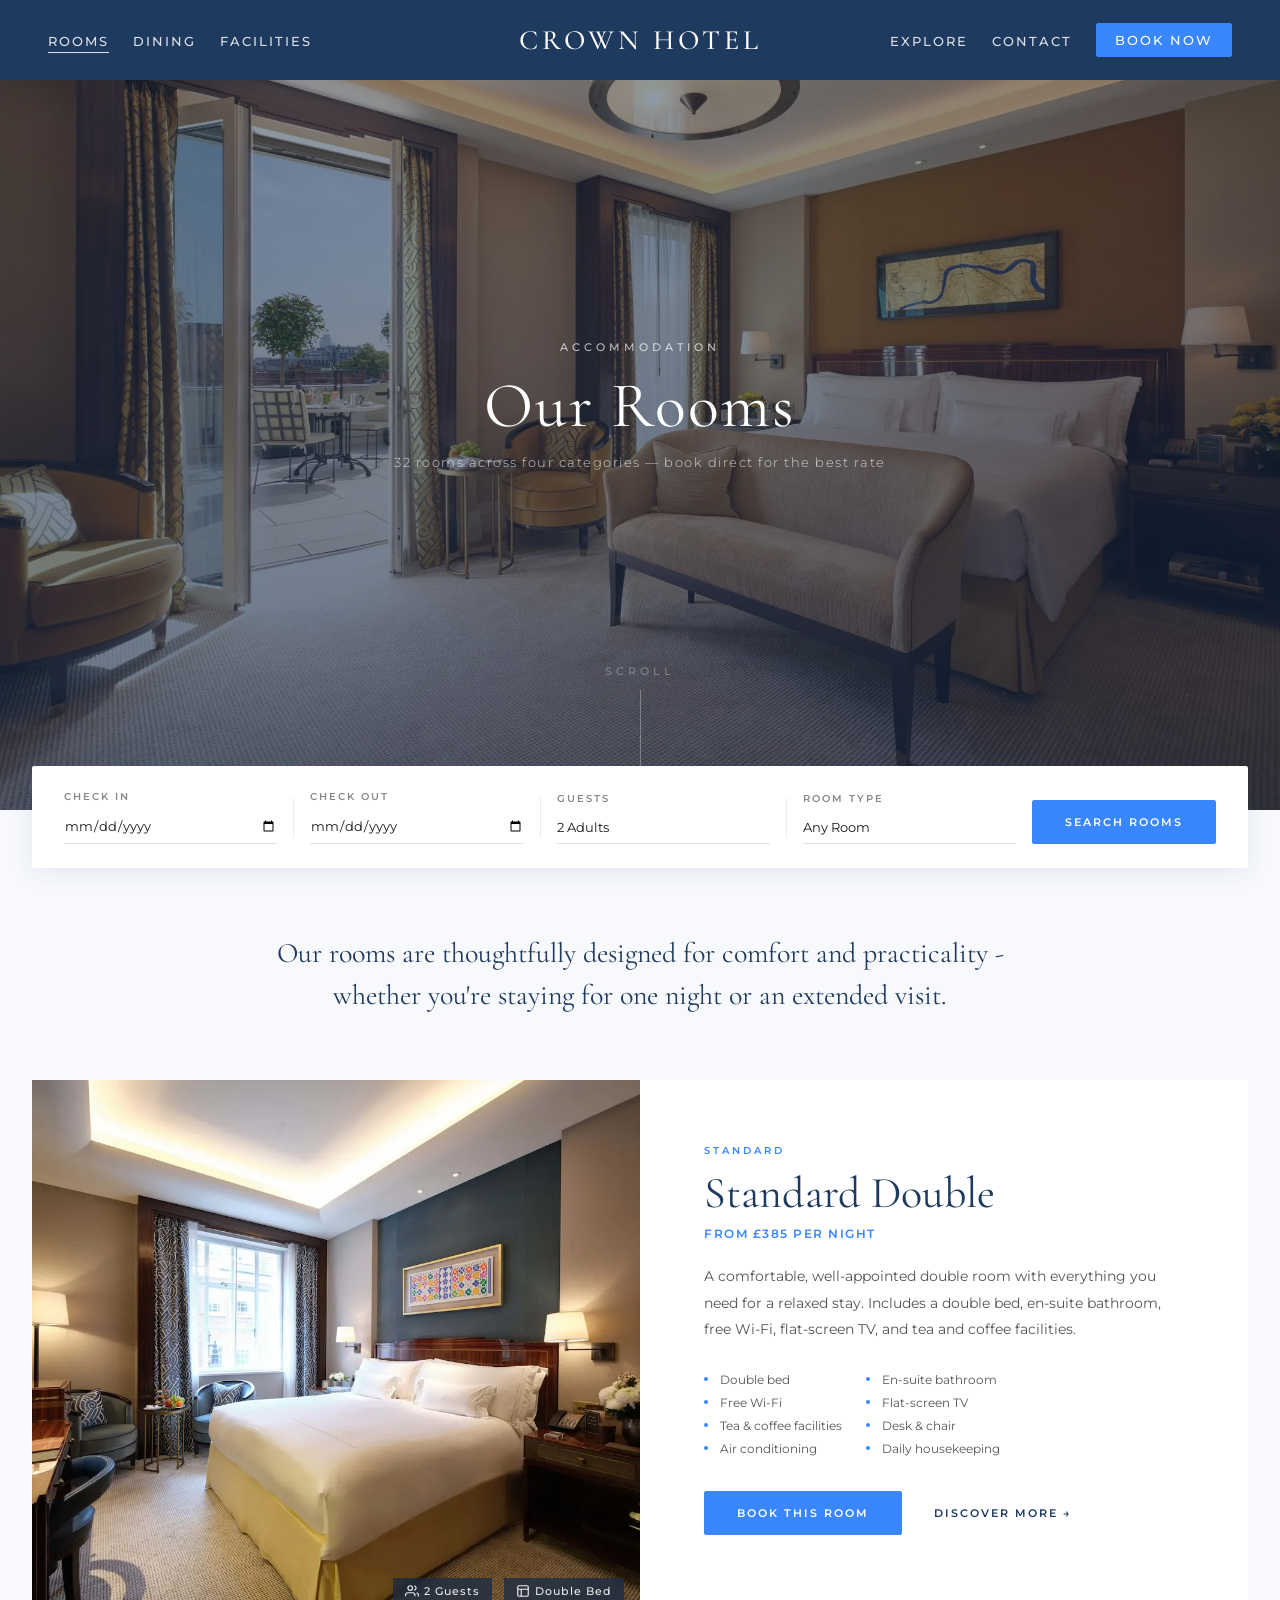
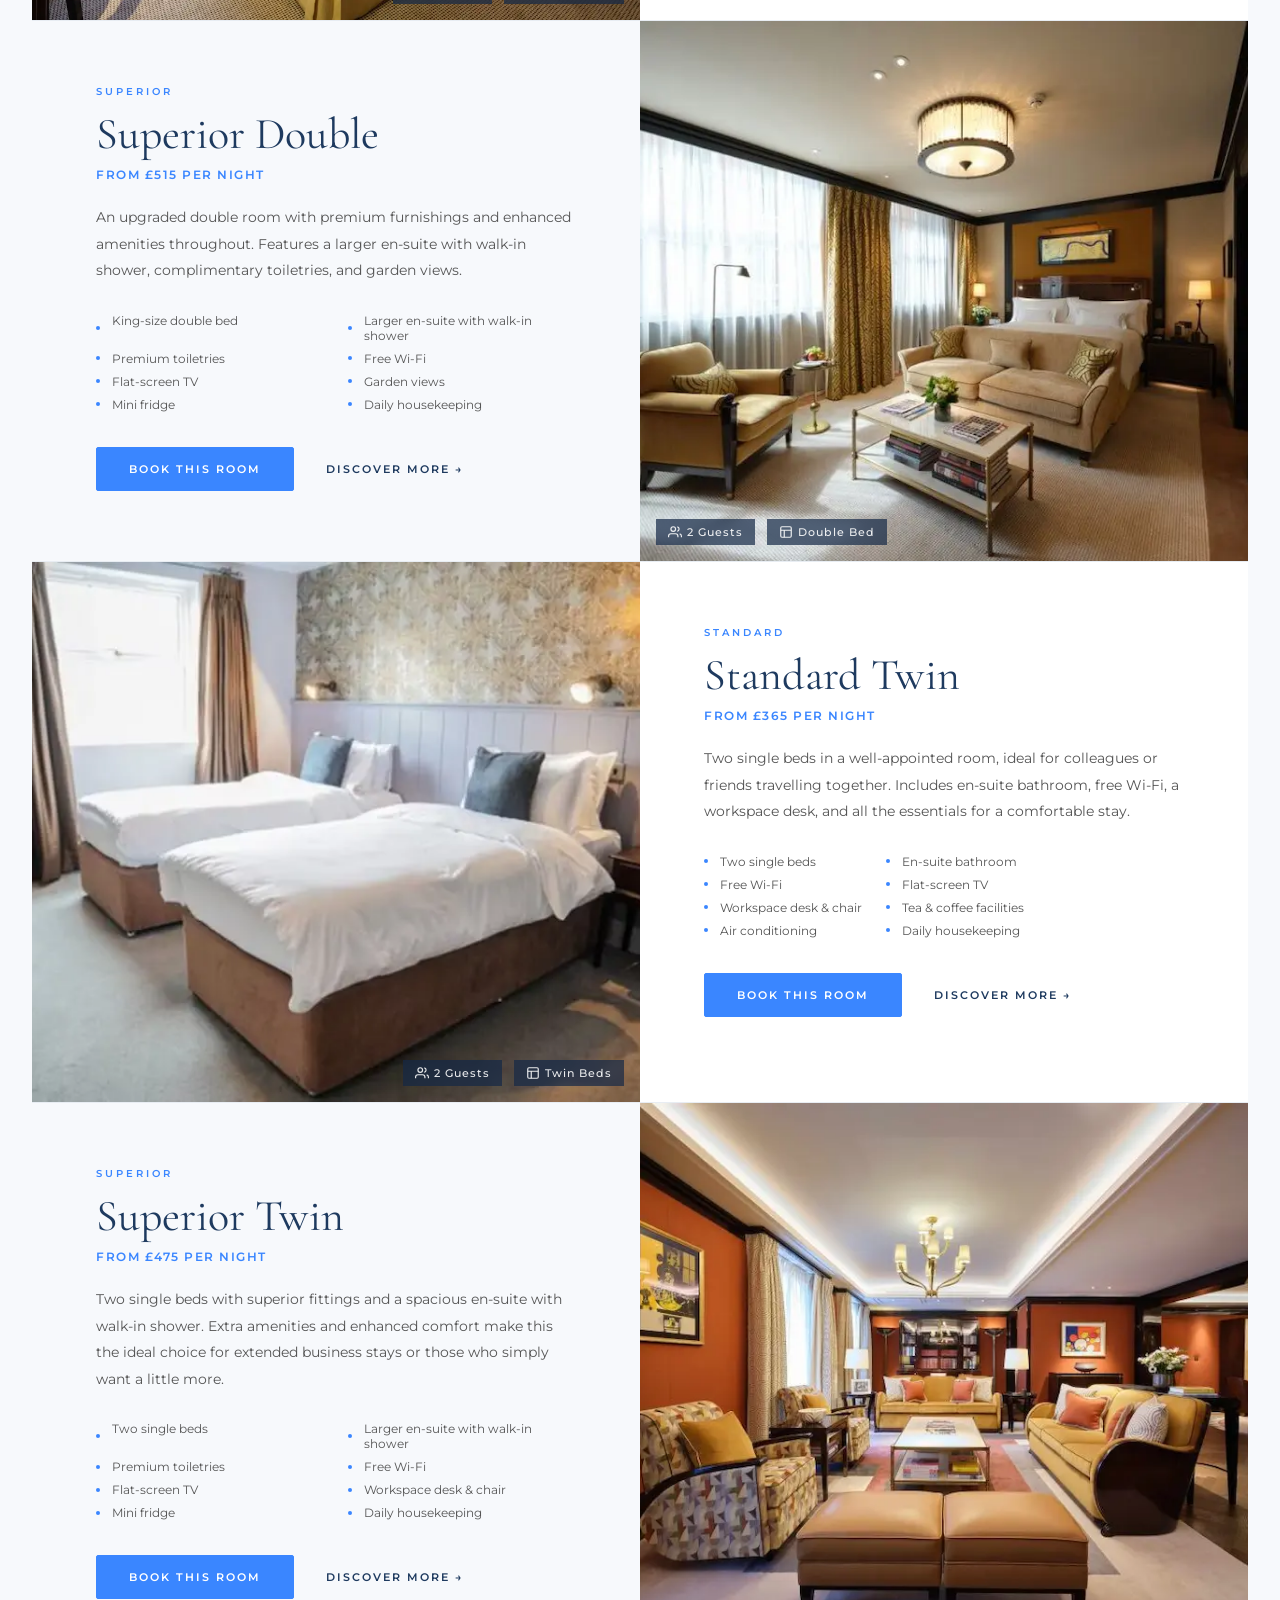
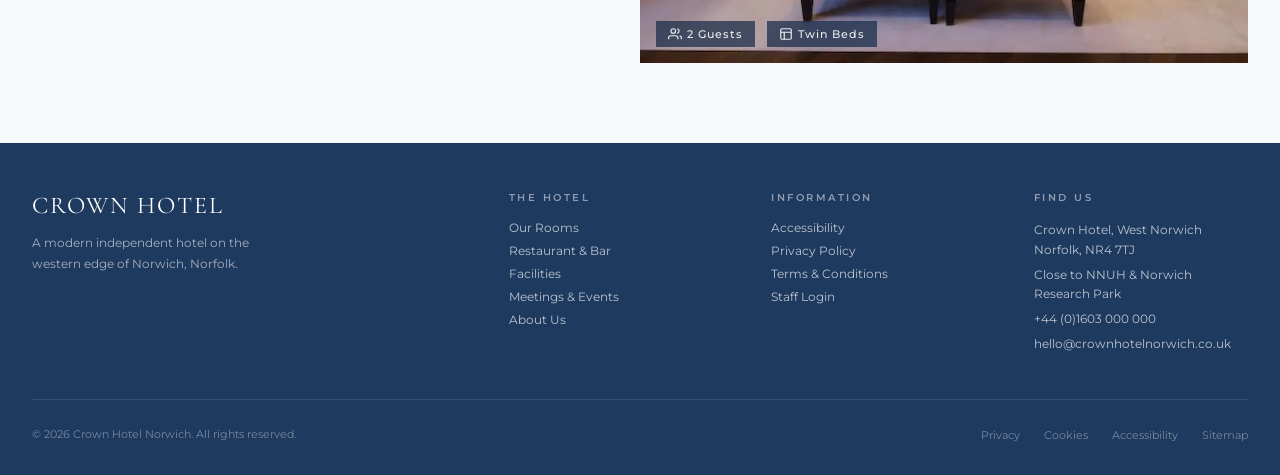
<file: html/rooms.html>
<!DOCTYPE html>
<html lang="en">
<head>
  <meta charset="UTF-8" />
  <meta name="viewport" content="width=device-width, initial-scale=1.0" />
  <meta name="description" content="Browse all rooms at Crown Hotel Norwich — Standard and Superior Double and Twin rooms, available to book online." />
  <title>Rooms — Crown Hotel Norwich</title>
  <link rel="stylesheet" href="../styles.css" />

</head>
<body class="page-rooms">

  <!-- =============================================
       NAVIGATION
       nav--scrolled applied permanently on inner pages
  ============================================== -->
  <header>
    <nav class="nav nav--scrolled" role="navigation" aria-label="Main navigation">
      <ul class="nav__links nav__links--left">
        <li><a href="rooms.html" class="active">Rooms</a></li>
        <li><a href="#dining">Dining</a></li>
        <li><a href="../index.html#facilities">Facilities</a></li>
      </ul>

      <a href="../index.html" class="nav__logo" aria-label="Crown Hotel home">CROWN HOTEL</a>

      <ul class="nav__links nav__links--right">
        <li><a href="#explore">Explore</a></li>
        <li><a href="#contact">Contact</a></li>
        <li><a href="#booking" class="nav__cta btn btn--primary">Book Now</a></li>
      </ul>

      <button class="nav__hamburger" aria-label="Open menu" aria-expanded="false">
        <span></span>
        <span></span>
        <span></span>
      </button>
    </nav>
  </header>


  <!-- =============================================
       PAGE HERO
  ============================================== -->
  <section class="page-hero" aria-label="Our Rooms">
    <div class="page-hero__bg" aria-hidden="true">
       <img src="../assets/rooms-hero.webp" alt=""> 
      <div class="img-placeholder"></div>
    </div>
    <div class="page-hero__overlay" aria-hidden="true"></div>
    <div class="page-hero__content">
      <p class="hero__eyebrow">Accommodation</p>
      <h1 class="page-hero__title serif">Our Rooms</h1>
      <p class="page-hero__subtitle">32 rooms across four categories — book direct for the best rate</p>
    </div>
    
    <div class="scroll-indicator-wrapper" aria-hidden="true">
    <div class="scroll-indicator">
      <p class="scroll-indicator__label">Scroll</p>
      <span class="scroll-indicator__line"></span>
    </div>
</div>
  </div>

  </section>


  <!-- =============================================
       BOOKING BAR
  ============================================== -->
  <section id="booking" class="booking-bar" aria-label="Check availability">
    <div class="booking-bar__field">
      <label for="checkin">Check In</label>
      <input type="date" id="checkin" name="checkin" />
    </div>
    <div class="booking-bar__divider" aria-hidden="true"></div>
    <div class="booking-bar__field">
      <label for="checkout">Check Out</label>
      <input type="date" id="checkout" name="checkout" />
    </div>
    <div class="booking-bar__divider" aria-hidden="true"></div>
    <div class="booking-bar__field">
      <label for="guests">Guests</label>
      <select id="guests" name="guests">
        <option value="1">1 Adult</option>
        <option value="2" selected>2 Adults</option>
        <option value="2_1">2 Adults, 1 Child</option>
        <option value="2_2">2 Adults, 2 Children</option>
      </select>
    </div>
    <div class="booking-bar__divider" aria-hidden="true"></div>
    <div class="booking-bar__field">
      <label for="room-type">Room Type</label>
      <select id="room-type" name="room-type">
        <option value="">Any Room</option>
        <option value="standard-double">Standard Double</option>
        <option value="superior-double">Superior Double</option>
        <option value="standard-twin">Standard Twin</option>
        <option value="superior-twin">Superior Twin</option>
      </select>
    </div>
    <button type="submit" class="btn btn--primary">Search Rooms</button>
  </section>


  <!-- =============================================
       INTRO STATEMENT
  ============================================== -->
  <section class="rooms-intro section section--bg">
    <p class="rooms-intro__text serif">Our rooms are thoughtfully designed for comfort and practicality - whether you're staying for one night or an extended visit.</p>
  </section>


  <!-- =============================================
       ROOM LISTINGS
  ============================================== -->
  <section class="room-listings section">

    <!-- Room 1  Standard Double -->
    <article class="room-editorial" id="standard-double">
      <div class="room-editorial__image-wrap">
        <img src="../assets/standard-double-large.webp" alt="Standard Double room at Crown Hotel">
        <div class="room-editorial__meta" aria-hidden="true">
          <span class="room-editorial__meta-item">
            <svg width="14" height="14" viewBox="0 0 24 24" fill="none" stroke="currentColor" stroke-width="2"><path d="M17 21v-2a4 4 0 0 0-4-4H5a4 4 0 0 0-4 4v2"/><circle cx="9" cy="7" r="4"/><path d="M23 21v-2a4 4 0 0 0-3-3.87"/><path d="M16 3.13a4 4 0 0 1 0 7.75"/></svg>
            2 Guests
          </span>
          <span class="room-editorial__meta-item">
            <svg width="14" height="14" viewBox="0 0 24 24" fill="none" stroke="currentColor" stroke-width="2"><rect x="3" y="3" width="18" height="18" rx="2"/><path d="M3 9h18M9 21V9"/></svg>
            Double Bed
          </span>
        </div>
      </div>

      <div class="room-editorial__body">
        <span class="section-label">Standard</span>
        <h2 class="room-editorial__title serif">Standard Double</h2>
        <p class="room-editorial__price">From £385 per night</p>
        <p class="room-editorial__description">A comfortable, well-appointed double room with everything you need for a relaxed stay. Includes a double bed, en-suite bathroom, free Wi-Fi, flat-screen TV, and tea and coffee facilities.</p>
        <ul class="room-editorial__amenities">
          <li>Double bed</li>
          <li>En-suite bathroom</li>
          <li>Free Wi-Fi</li>
          <li>Flat-screen TV</li>
          <li>Tea &amp; coffee facilities</li>
          <li>Desk &amp; chair</li>
          <li>Air conditioning</li>
          <li>Daily housekeeping</li>
        </ul>
        <div class="room-editorial__actions">
          <a href="#booking" class="btn btn--primary">Book This Room</a>
          <a href="#" class="room-editorial__discover">Discover more &#8594;</a>
        </div>
      </div>
    </article>

    <hr class="room-divider" aria-hidden="true" />

    <!-- Room 2 Superior Double -->
    <article class="room-editorial room-editorial--reverse" id="superior-double">
      <div class="room-editorial__image-wrap">
         <img src="../assets/superior-double.webp" alt="Superior Double room at Crown Hotel">
        <div class="room-editorial__meta" aria-hidden="true">
          <span class="room-editorial__meta-item">
            <svg width="14" height="14" viewBox="0 0 24 24" fill="none" stroke="currentColor" stroke-width="2"><path d="M17 21v-2a4 4 0 0 0-4-4H5a4 4 0 0 0-4 4v2"/><circle cx="9" cy="7" r="4"/><path d="M23 21v-2a4 4 0 0 0-3-3.87"/><path d="M16 3.13a4 4 0 0 1 0 7.75"/></svg>
            2 Guests
          </span>
          <span class="room-editorial__meta-item">
            <svg width="14" height="14" viewBox="0 0 24 24" fill="none" stroke="currentColor" stroke-width="2"><rect x="3" y="3" width="18" height="18" rx="2"/><path d="M3 9h18M9 21V9"/></svg>
            Double Bed
          </span>
        </div>
      </div>
      <div class="room-editorial__body">
        <span class="section-label">Superior</span>
        <h2 class="room-editorial__title serif">Superior Double</h2>
        <p class="room-editorial__price">From £515 per night</p>
        <p class="room-editorial__description">An upgraded double room with premium furnishings and enhanced amenities throughout. Features a larger en-suite with walk-in shower, complimentary toiletries, and garden views.</p>
        <ul class="room-editorial__amenities">
          <li>King-size double bed</li>
          <li>Larger en-suite with walk-in shower</li>
          <li>Premium toiletries</li>
          <li>Free Wi-Fi</li>
          <li>Flat-screen TV</li>
          <li>Garden views</li>
          <li>Mini fridge</li>
          <li>Daily housekeeping</li>
        </ul>
        <div class="room-editorial__actions">
          <a href="#booking" class="btn btn--primary">Book This Room</a>
          <a href="#" class="room-editorial__discover">Discover more &#8594;</a>
        </div>
      </div>
    </article>

    <hr class="room-divider" aria-hidden="true" />

    <!-- Room 3 - Standard Twin -->
    <article class="room-editorial" id="standard-twin">
      <div class="room-editorial__image-wrap">
         <img src="../assets/standard-twin.webp" alt="Standard Twin room at Crown Hotel"> 
        <div class="room-editorial__meta" aria-hidden="true">
          <span class="room-editorial__meta-item">
            <svg width="14" height="14" viewBox="0 0 24 24" fill="none" stroke="currentColor" stroke-width="2"><path d="M17 21v-2a4 4 0 0 0-4-4H5a4 4 0 0 0-4 4v2"/><circle cx="9" cy="7" r="4"/><path d="M23 21v-2a4 4 0 0 0-3-3.87"/><path d="M16 3.13a4 4 0 0 1 0 7.75"/></svg>
            2 Guests
          </span>
          <span class="room-editorial__meta-item">
            <svg width="14" height="14" viewBox="0 0 24 24" fill="none" stroke="currentColor" stroke-width="2"><rect x="3" y="3" width="18" height="18" rx="2"/><path d="M3 9h18M9 21V9"/></svg>
            Twin Beds
          </span>
        </div>
      </div>
      <div class="room-editorial__body">
        <span class="section-label">Standard</span>
        <h2 class="room-editorial__title serif">Standard Twin</h2>
        <p class="room-editorial__price">From £365 per night</p>
        <p class="room-editorial__description">Two single beds in a well-appointed room, ideal for colleagues or friends travelling together. Includes en-suite bathroom, free Wi-Fi, a workspace desk, and all the essentials for a comfortable stay.</p>
        <ul class="room-editorial__amenities">
          <li>Two single beds</li>
          <li>En-suite bathroom</li>
          <li>Free Wi-Fi</li>
          <li>Flat-screen TV</li>
          <li>Workspace desk &amp; chair</li>
          <li>Tea &amp; coffee facilities</li>
          <li>Air conditioning</li>
          <li>Daily housekeeping</li>
        </ul>
        <div class="room-editorial__actions">
          <a href="#booking" class="btn btn--primary">Book This Room</a>
          <a href="#" class="room-editorial__discover">Discover more &#8594;</a>
        </div>
      </div>
    </article>

    <hr class="room-divider" aria-hidden="true" />

    <!-- Room 4 - Superior Twin -->
    <article class="room-editorial room-editorial--reverse" id="superior-twin">
      <div class="room-editorial__image-wrap">
        <img src="../assets/superior-twin.webp" alt="Superior Twin room at Crown Hotel"> 
        <div class="room-editorial__meta" aria-hidden="true">
          <span class="room-editorial__meta-item">
            <svg width="14" height="14" viewBox="0 0 24 24" fill="none" stroke="currentColor" stroke-width="2"><path d="M17 21v-2a4 4 0 0 0-4-4H5a4 4 0 0 0-4 4v2"/><circle cx="9" cy="7" r="4"/><path d="M23 21v-2a4 4 0 0 0-3-3.87"/><path d="M16 3.13a4 4 0 0 1 0 7.75"/></svg>
            2 Guests
          </span>
          <span class="room-editorial__meta-item">
            <svg width="14" height="14" viewBox="0 0 24 24" fill="none" stroke="currentColor" stroke-width="2"><rect x="3" y="3" width="18" height="18" rx="2"/><path d="M3 9h18M9 21V9"/></svg>
            Twin Beds
          </span>
        </div>
      </div>
      <div class="room-editorial__body">
        <span class="section-label">Superior</span>
        <h2 class="room-editorial__title serif">Superior Twin</h2>
        <p class="room-editorial__price">From £475 per night</p>
        <p class="room-editorial__description">Two single beds with superior fittings and a spacious en-suite with walk-in shower. Extra amenities and enhanced comfort make this the ideal choice for extended business stays or those who simply want a little more.</p>
        <ul class="room-editorial__amenities">
          <li>Two single beds</li>
          <li>Larger en-suite with walk-in shower</li>
          <li>Premium toiletries</li>
          <li>Free Wi-Fi</li>
          <li>Flat-screen TV</li>
          <li>Workspace desk &amp; chair</li>
          <li>Mini fridge</li>
          <li>Daily housekeeping</li>
        </ul>
        <div class="room-editorial__actions">
          <a href="#booking" class="btn btn--primary">Book This Room</a>
          <a href="#" class="room-editorial__discover">Discover more &#8594;</a>
        </div>
      </div>
    </article>

  </section>


  <!-- =============================================
       FOOTER
  ============================================== -->
  <footer id="contact" class="footer">
    <div class="footer__grid">

      <div>
        <p class="footer__brand">CROWN HOTEL</p>
        <p class="footer__tagline">A modern independent hotel on the<br>western edge of Norwich, Norfolk.</p>
      </div>

      <div class="footer__col">
        <h4>The Hotel</h4>
        <a href="rooms.html">Our Rooms</a>
        <a href="#dining">Restaurant &amp; Bar</a>
        <a href="#facilities">Facilities</a>
        <a href="#meetings">Meetings &amp; Events</a>
        <a href="#about">About Us</a>
      </div>

      <div class="footer__col">
        <h4>Information</h4>
        <a href="#accessibility">Accessibility</a>
        <a href="#privacy">Privacy Policy</a>
        <a href="#terms">Terms &amp; Conditions</a>
        <a href="#staff">Staff Login</a>
      </div>

      <div class="footer__col">
        <h4>Find Us</h4>
        <p>Crown Hotel, West Norwich<br>Norfolk, NR4 7TJ</p>
        <p>Close to NNUH &amp; Norwich Research Park</p>
        <p>+44 (0)1603 000 000</p>
        <p>hello@crownhotelnorwich.co.uk</p>
      </div>

    </div>

    <div class="footer__bottom">
      <p class="footer__copyright">© 2026 Crown Hotel Norwich. All rights reserved.</p>
      <ul class="footer__legal-links">
        <li><a href="#privacy">Privacy</a></li>
        <li><a href="#cookies">Cookies</a></li>
        <li><a href="#accessibility">Accessibility</a></li>
        <li><a href="#sitemap">Sitemap</a></li>
      </ul>
    </div>
  </footer>


  <script>
    (function () {
      const nav = document.querySelector('.nav');
      nav.addEventListener('mouseenter', function () {
        nav.classList.add('nav--hover');
      });
      nav.addEventListener('mouseleave', function () {
        nav.classList.remove('nav--hover');
      });
    })();
  </script>

</body>
</html>
</file>
<file: styles.css>
/* =============================================
   CROWN HOTEL — Main Stylesheet
   =============================================
   Table of Contents:
   1. Imports & Custom Properties
   2. Reset & Base
   3. Typography
   4. Buttons
   5. Navigation
   6. Hero
   7. Booking Bar
   8. Section Base
   9. Rooms
   10. Facilities
   11. About
   12. Attractions
   13. Experience Strip
   14. Footer
   15. Responsive
   17. Page Hero
   18. Rooms Intro
   19. Room Editorial
   ============================================= */


/* ─────────────────────────────────────────────
   1. IMPORTS & CUSTOM PROPERTIES
───────────────────────────────────────────── */

@import url('https://fonts.googleapis.com/css2?family=Cormorant+Garamond:wght@300;400;500;600&family=Montserrat:wght@300;400;500;600&display=swap');

:root {
  /* Brand Colours */
  --color-navy:       #1E3A5F;
  --color-navy-dark:  #162d48;
  --color-navy-mid:   #243f6a;
  --color-accent:     #3A86FF;
  --color-accent-hover: #2F6FE0;

  /* Neutral / Background */
  --color-bg:         #F7F9FC;
  --color-white:      #ffffff;
  --color-text:       #1A1A1A;
  --color-text-muted: #555555;
  --color-text-light: #888888;
  --color-border:     #e0e4ea;
  --color-divider:    #e8edf3;

  /* Typography */
  --font-serif:   'Cormorant Garamond', serif;
  --font-sans:    'Montserrat', sans-serif;

  /* Spacing */
  --section-padding: 5rem 2rem;
  --card-radius: 2px;

  /* Transitions */
  --transition-base: 0.2s ease;
}


/* ─────────────────────────────────────────────
   2. RESET & BASE
───────────────────────────────────────────── */

*,
*::before,
*::after {
  box-sizing: border-box;
  margin: 0;
  padding: 0;
}

html {
  scroll-behavior: smooth;
  overflow-x: hidden;
}

body {
  font-family: var(--font-sans);
  background-color: var(--color-bg);
  color: var(--color-text);
  overflow-x: hidden;
  -webkit-font-smoothing: antialiased;
  margin: 0;
}

img {
  max-width: 100%;
  display: block;
}

a {
  color: inherit;
  text-decoration: none;
}


/* ─────────────────────────────────────────────
   3. TYPOGRAPHY
───────────────────────────────────────────── */

.serif {
  font-family: var(--font-serif);
}

.section-label {
  display: block;
  font-size: 10px;
  letter-spacing: 3px;
  text-transform: uppercase;
  color: var(--color-accent);
  font-weight: 600;
  margin-bottom: 0.8rem;
}

.section-title {
  font-family: var(--font-serif);
  font-size: 40px;
  font-weight: 400;
  color: var(--color-navy);
  line-height: 1.1;
}

.section-header {
  margin-bottom: 3rem;
}

.section-header--centered {
  text-align: center;
}

.section-header--flex {
  display: flex;
  justify-content: space-between;
  align-items: flex-end;
}


/* ─────────────────────────────────────────────
   4. BUTTONS
───────────────────────────────────────────── */

.btn {
  display: inline-block;
  font-family: var(--font-sans);
  font-size: 11px;
  letter-spacing: 2px;
  text-transform: uppercase;
  font-weight: 600;
  cursor: pointer;
  border-radius: var(--card-radius);
  transition: background var(--transition-base), color var(--transition-base),
              border-color var(--transition-base);
  white-space: nowrap;
}

.btn:focus-visible {
  outline: 2px solid var(--color-accent);
  outline-offset: 3px;
}

/* Primary */
.btn--primary {
  background: var(--color-accent);
  color: var(--color-white);
  border: 1px solid var(--color-accent);
  padding: 14px 32px;
}

.btn--primary:hover {
  background: var(--color-accent-hover);
  border-color: var(--color-accent-hover);
}

/* Primary small */
.btn--primary-sm {
  padding: 10px 20px;
}

/* Outline (on light bg) */
.btn--outline {
  background: transparent;
  color: var(--color-navy);
  border: 1px solid var(--color-navy);
  padding: 11px 24px;
}

.btn--outline:hover {
  background: var(--color-navy);
  color: var(--color-white);
}

/* Outline small */
.btn--outline-sm {
  font-size: 10px;
  padding: 8px 16px;
}

/* Outline on dark bg */
.btn--outline-light {
  background: transparent;
  color: var(--color-white);
  border: 1px solid rgba(255, 255, 255, 0.5);
  padding: 11px 24px;
}

.btn--outline-light:hover {
  background: rgba(255, 255, 255, 0.1);
  border-color: var(--color-white);
}


/* ─────────────────────────────────────────────
   5. NAVIGATION
───────────────────────────────────────────── */

.nav {
  background: transparent;
  padding: 0 2rem;
  display: flex;
  align-items: center;
  justify-content: space-between;
  height: 80px;
  position: fixed;
  top: 0;
  left: 0;
  right: 0;
  z-index: 100;
  transition: background var(--transition-base), backdrop-filter var(--transition-base);
}

/* Solid bg once scrolled past hero */
.nav--scrolled {
  background: var(--color-navy);
}

/* Also solid on hover — so links are always readable when interacting */
.nav--hover {
  background: var(--color-navy);
}

.nav__logo {
  font-family: var(--font-serif);
  font-size: 28px;
  color: var(--color-white);
  font-weight: 500;
  letter-spacing: 4px;
  text-align: center;
  flex-shrink: 0;
  transition: opacity var(--transition-base);
}

.nav__links {
  display: flex;
  gap: 1.5rem;
  align-items: center;
  list-style: none;
}

.nav__links--left {
  justify-content: flex-start;
  flex: 1;
  padding-left: 1rem;
}

.nav__links--right {
  justify-content: flex-end;
  flex: 1;
  padding-right: 1rem;
}

/* .page-home .nav__logo::after {
  width: 100%;
} */


/* Nav links: visible at full opacity always, background fades */
.nav__links a {
  color: var(--color-white);
  font-size: 13px;
  letter-spacing: 2px;
  text-transform: uppercase;
  font-weight: 500;
  transition: opacity var(--transition-base);
  opacity: 0.85;
}

.nav__links a:hover {
  opacity: 1;
}

.nav__links a:focus-visible {
  outline: 2px solid var(--color-accent);
  outline-offset: 3px;
  border-radius: 2px;
}

.nav__cta {
  background: var(--color-accent) !important;
  color: var(--color-white) !important;
  padding: 8px 18px;
  border-radius: var(--card-radius);
  letter-spacing: 1px;
  opacity: 1 !important;
}

.nav__cta:hover {
  background: var(--color-accent-hover) !important;
}

.nav__links a {
  position: relative;
}

.nav__links a::after {
  content: '';
  position: absolute;
  bottom: -4px;
  left: 0;
  width: 0;
  height: 1px;
  background: var(--color-white);
  transition: width 0.3s ease;
}

.nav__links a:hover::after {
  width: 100%;
}

.nav__links a.active::after {
  width: 100%;
}

.nav__logo {
  position: relative;
}

.nav__logo::after {
  content: '';
  position: absolute;
  bottom: -4px;
  left: 50%;
  transform: translateX(-50%);
  width: 0;
  height: 1px;
  background: var(--color-white);
  transition: width 0.3s ease;
}

.nav__logo:hover::after {
  width: 100%;
}

/* Hamburger (mobile) */
.nav__hamburger {
  display: none;
  flex-direction: column;
  gap: 5px;
  cursor: pointer;
  background: none;
  border: none;
  padding: 4px;
}

.nav__hamburger span {
  display: block;
  width: 22px;
  height: 2px;
  background: var(--color-white);
  border-radius: 1px;
}


/* ─────────────────────────────────────────────
   6. HERO
───────────────────────────────────────────── */

.hero {
  position: relative;
  width: 100vw;
  height: 100vh;
  min-height: 560px;
  display: flex;
  align-items: center;
  justify-content: center;
  overflow: hidden;
}

.hero__bg {
  position: absolute;
  inset: 0;
  width: 100%;
  height: 100%;
  overflow: hidden;
}

.hero__bg img,
.hero__bg video,
.hero__bg  {
  position: absolute;
  inset: 0;
  width: 100%;
  height: 100%;
  object-fit: cover;
}

.hero__video {
  position: absolute;
  inset: 0;
  width: 100%;
  height: 100%;
  object-fit: cover;
}

.hero__overlay {
  position: absolute;
  inset: 0;
  background: linear-gradient(to bottom, rgba(20, 40, 70, 0.55) 0%, rgba(20, 40, 70, 0.7) 100%);
}

.hero__content {
  position: relative;
  z-index: 2;
  text-align: center;
  padding: 0 2rem;
  max-width: 700px;
}

.hero__eyebrow {
  font-size: 11px;
  letter-spacing: 4px;
  text-transform: uppercase;
  color: rgba(255, 255, 255, 0.7);
  margin-bottom: 1.2rem;
  font-weight: 500;
}

.hero__title {
  font-family: var(--font-serif);
  font-size: 56px;
  font-weight: 400;
  color: var(--color-white);
  line-height: 1.05;
  margin-bottom: 1.2rem;
  letter-spacing: 2px;
}

.hero__subtitle {
  font-size: 13px;
  color: rgba(255, 255, 255, 0.75);
  letter-spacing: 1.5px;
  margin-bottom: 2.2rem;
  font-weight: 300;
}


/* ─────────────────────────────────────────────
   7. BOOKING BAR
───────────────────────────────────────────── */

.booking-bar {
  background: var(--color-white);
  margin: -44px 2rem 0;
  position: relative;
  z-index: 10;
  border-radius: var(--card-radius);
  padding: 1.5rem 2rem;
  display: flex;
  gap: 1rem;
  align-items: flex-end;
  flex-wrap: wrap;
  box-shadow: 0 2px 24px rgba(30, 58, 95, 0.10);
}

.booking-bar__field {
  flex: 1;
  min-width: 120px;
}

.booking-bar__field label {
  display: block;
  font-size: 10px;
  letter-spacing: 2px;
  text-transform: uppercase;
  color: var(--color-text-light);
  margin-bottom: 6px;
  font-weight: 600;
}

.booking-bar__field input,
.booking-bar__field select {
  width: 100%;
  border: none;
  border-bottom: 1.5px solid var(--color-border);
  padding: 8px 0;
  font-family: var(--font-sans);
  font-size: 13px;
  color: var(--color-text);
  background: transparent;
  outline: none;
  cursor: pointer;
  appearance: none;
  -webkit-appearance: none;
  transition: border-color var(--transition-base);
}

.booking-bar__field input:focus,
.booking-bar__field select:focus {
  border-bottom-color: var(--color-accent);
}

.booking-bar__divider {
  width: 1px;
  height: 40px;
  background: var(--color-divider);
  margin-bottom: 6px;
  flex-shrink: 0;
}


/* ─────────────────────────────────────────────
   8. SECTION BASE
───────────────────────────────────────────── */

.section {
  padding: var(--section-padding);
}

.section--white {
  background: var(--color-white);
}

.section--bg {
  background: var(--color-bg);
}

.section--navy {
  background: var(--color-navy);
}


/* ─────────────────────────────────────────────
   9. ROOMS
───────────────────────────────────────────── */

.rooms-grid {
  display: grid;
  grid-template-columns: repeat(auto-fit, minmax(220px, 1fr));
  gap: 1.5rem;
}

.room-card {
  background: var(--color-white);
  border-radius: var(--card-radius);
  overflow: hidden;
  transition: transform var(--transition-base);
  cursor: pointer;
}

.room-card:hover {
  transform: translateY(-3px);
}

.room-card:focus-within {
  outline: 2px solid var(--color-accent);
  outline-offset: 2px;
}

.room-card__image {
  height: 200px;
  position: relative;
  overflow: hidden;
}

.room-card__image img,
.room-card__image svg {
  width: 100%;
  height: 100%;
  object-fit: cover;
}

.room-card__badge {
  position: absolute;
  top: 12px;
  left: 12px;
  background: var(--color-navy);
  color: var(--color-white);
  font-size: 9px;
  letter-spacing: 2px;
  text-transform: uppercase;
  padding: 4px 10px;
  font-weight: 600;
}

.room-card__badge--accent {
  background: var(--color-accent);
}

.room-card__body {
  padding: 1.2rem;
}

.room-card__title {
  font-family: var(--font-serif);
  font-size: 22px;
  color: var(--color-navy);
  margin-bottom: 4px;
}

.room-card__price {
  font-size: 11px;
  color: var(--color-accent);
  letter-spacing: 1px;
  font-weight: 600;
  margin-bottom: 8px;
}

.room-card__description {
  font-size: 12px;
  color: #666;
  line-height: 1.6;
  margin-bottom: 1rem;
}


/* ─────────────────────────────────────────────
   10. FACILITIES
───────────────────────────────────────────── */

.facilities-grid {
  display: grid;
  grid-template-columns: repeat(6, 1fr);
  gap: 1.5rem;
}

@media (max-width: 800px) {
  .facilities-grid {
    grid-template-columns: repeat(3, 1fr);
  }
}

.facility-card {
  background: var(--color-white);
  padding: 1.5rem;
  text-align: center;
  border-radius: var(--card-radius);
  border-top: 2px solid var(--color-accent);
  transition: transform var(--transition-base);
}

.facility-card:hover {
  transform: translateY(-2px);
}

.facility-card__icon {
  width: 40px;
  height: 40px;
  margin: 0 auto 0.8rem;
  display: flex;
  align-items: center;
  justify-content: center;
}

.facility-card__title {
  font-size: 12px;
  font-weight: 600;
  letter-spacing: 1px;
  text-transform: uppercase;
  color: var(--color-navy);
  margin-bottom: 4px;
}

.facility-card__description {
  font-size: 11px;
  color: var(--color-text-light);
  line-height: 1.5;
}


/* ─────────────────────────────────────────────
   11. ABOUT
───────────────────────────────────────────── */

.about-grid {
  display: grid;
  grid-template-columns: 1fr 1fr;
  gap: 4rem;
  align-items: center;
}

.about-grid__image {
  height: 440px;
  background: var(--color-navy);
  border-radius: var(--card-radius);
  position: relative;
  overflow: hidden;
}

.about-grid__image img,
.about-grid__image svg {
  width: 100%;
  height: 100%;
  object-fit: cover;
}

.about-grid__text p {
  font-size: 14px;
  line-height: 1.9;
  color: var(--color-text-muted);
  margin-bottom: 1.2rem;
}

.about-stats {
  display: flex;
  gap: 2rem;
  margin-top: 2rem;
  flex-wrap: wrap;
}

.stat {
  text-align: center;
}

.stat__number {
  font-family: var(--font-serif);
  font-size: 42px;
  color: var(--color-navy);
  font-weight: 400;
  line-height: 1;
}

.stat__label {
  font-size: 10px;
  letter-spacing: 2px;
  text-transform: uppercase;
  color: var(--color-text-light);
  margin-top: 4px;
}


/* ─────────────────────────────────────────────
   12. ATTRACTIONS
───────────────────────────────────────────── */

.attractions-grid {
  display: grid;
  grid-template-columns: repeat(auto-fit, minmax(180px, 1fr));
  gap: 1.5rem;
}

.attraction-card {
  background: var(--color-white);
  border-radius: var(--card-radius);
  overflow: hidden;
  transition: transform var(--transition-base);
  cursor: pointer;
}

.attraction-card:hover {
  transform: translateY(-3px);
}

.attraction-card__image {
  height: 140px;
  position: relative;
  overflow: hidden;
}

.attraction-card__image img,
.attraction-card__image svg {
  width: 100%;
  height: 100%;
  object-fit: cover;
}

.attraction-card__body {
  padding: 1rem;
}

.attraction-card__distance {
  font-size: 10px;
  letter-spacing: 1.5px;
  color: var(--color-accent);
  text-transform: uppercase;
  font-weight: 600;
  margin-bottom: 4px;
}

.attraction-card__name {
  font-family: var(--font-serif);
  font-size: 18px;
  color: var(--color-navy);
}

.attraction-card__type {
  font-size: 11px;
  color: var(--color-text-light);
  margin-top: 2px;
}

.attraction-card__directions {
  display: inline-block;
  margin-top: 10px;
  font-size: 11px;
  font-weight: 600;
  letter-spacing: 1px;
  color: #3A86FF;
  text-decoration: none;
  text-transform: uppercase;
  transition: color 0.2s ease;
}

.attraction-card__directions:hover {
  color: #2F6FE0;
}



/* ─────────────────────────────────────────────
   13. EXPERIENCE STRIP
───────────────────────────────────────────── */

.experience-strip {
  background: var(--color-navy);
  padding: 4rem 2rem;
  text-align: center;
}

.experience-strip .section-label {
  color: rgba(255, 255, 255, 0.5);
}

.experience-strip .section-title {
  color: var(--color-white);
  margin-bottom: 1.5rem;
}

.experience-strip__text {
  font-size: 14px;
  color: rgba(255, 255, 255, 0.7);
  max-width: 560px;
  margin: 0 auto 2rem;
  line-height: 1.8;
}


/* ─────────────────────────────────────────────
   14. FOOTER
───────────────────────────────────────────── */

.footer {
  background: var(--color-navy);
  color: rgba(255, 255, 255, 0.75);
  padding: 3rem 2rem 2rem;
}

.footer__grid {
  display: grid;
  grid-template-columns: 2fr 1fr 1fr 1fr;
  gap: 3rem;
  margin-bottom: 2.5rem;
}

.footer__brand {
  font-family: var(--font-serif);
  font-size: 24px;
  color: var(--color-white);
  letter-spacing: 2px;
  margin-bottom: 0.8rem;
}

.footer__tagline {
  font-size: 12px;
  line-height: 1.7;
  color: rgba(255, 255, 255, 0.6);
}

.footer__col h4 {
  font-size: 10px;
  letter-spacing: 2.5px;
  text-transform: uppercase;
  color: rgba(255, 255, 255, 0.5);
  margin-bottom: 1rem;
  font-weight: 600;
}

.footer__col a {
  display: block;
  color: rgba(255, 255, 255, 0.7);
  font-size: 12px;
  margin-bottom: 8px;
  transition: color var(--transition-base);
}

.footer__col a:hover {
  color: var(--color-white);
}

.footer__col a:focus-visible {
  outline: 1px solid rgba(255, 255, 255, 0.5);
  outline-offset: 2px;
  border-radius: 1px;
}

.footer__col p {
  font-size: 12px;
  margin-bottom: 6px;
  color: rgba(255, 255, 255, 0.7);
  line-height: 1.6;
}

.footer__bottom {
  border-top: 1px solid rgba(255, 255, 255, 0.1);
  padding-top: 1.5rem;
  display: flex;
  justify-content: space-between;
  align-items: center;
  flex-wrap: wrap;
  gap: 1rem;
}

.footer__copyright {
  font-size: 11px;
  color: rgba(255, 255, 255, 0.4);
}

.footer__legal-links {
  display: flex;
  gap: 1.5rem;
  list-style: none;
}

.footer__legal-links a {
  font-size: 11px;
  color: rgba(255, 255, 255, 0.4);
  transition: color var(--transition-base);
}

.footer__legal-links a:hover {
  color: rgba(255, 255, 255, 0.7);
}



/* ─────────────────────────────────────────────
   16. RESPONSIVE
───────────────────────────────────────────── */

/* Tablet — ≤900px */
@media (max-width: 900px) {
  .about-grid {
    grid-template-columns: 1fr;
    gap: 2rem;
  }

  .about-grid__image {
    height: 300px;
  }

  .footer__grid {
    grid-template-columns: 1fr 1fr;
    gap: 2rem;
  }

  .hero__title {
    font-size: 40px;
  }

  .section-title {
    font-size: 32px;
  }
}

/* Mobile — ≤600px */
@media (max-width: 600px) {
  .nav__links--left,
  .nav__links--right {
    display: none;
  }

  .nav__hamburger {
    display: flex;
  }

  .hero {
    height: 480px;
  }

  .hero__title {
    font-size: 32px;
  }

  .hero__eyebrow {
    font-size: 9px;
    letter-spacing: 2px;
  }

  .booking-bar {
    margin: -20px 1rem 0;
    padding: 1rem;
    flex-direction: column;
  }

  .booking-bar__divider {
    display: none;
  }

  .booking-bar__field {
    width: 100%;
  }

  .booking-bar .btn {
    width: 100%;
    text-align: center;
  }

  .section {
    padding: 3rem 1rem;
  }

  .section-header--flex {
    flex-direction: column;
    align-items: flex-start;
    gap: 1rem;
  }

  .rooms-grid,
  .facilities-grid,
  .attractions-grid {
    grid-template-columns: 1fr;
  }

  .footer__grid {
    grid-template-columns: 1fr;
    gap: 1.5rem;
  }

  .footer__bottom {
    flex-direction: column;
    text-align: center;
  }

  .footer__legal-links {
    justify-content: center;
    flex-wrap: wrap;
  }

  .about-stats {
    justify-content: center;
  }

  .section-title {
    font-size: 28px;
  }

  .stat__number {
    font-size: 32px;
  }
}

.page-hero {
  position: relative;
  width: 100vw;
  height: 90vh;
  min-height: 480px;
  display: flex;
  align-items: center;
  justify-content: center;
  overflow: visible;
  margin-top: 0;
}

.page-hero__bg {
  position: absolute;
  inset: 0;
  width: 100%;
  height: 100%;
}

.page-hero__bg img,
.page-hero__bg  {
  width: 100%;
  height: 100%;
  object-fit: cover;
}

.page-hero__overlay {
  position: absolute;
  inset: 0;
  background: linear-gradient(to bottom, rgba(20, 40, 70, 0.45) 0%, rgba(20, 40, 70, 0.65) 100%);
}

.page-hero__content {
  position: relative;
  z-index: 2;
  text-align: center;
  padding: 0 2rem;
  max-width: 700px;
}

.page-hero__title {
  font-family: var(--font-serif);
  font-size: 64px;
  font-weight: 400;
  color: var(--color-white);
  line-height: 1.0;
  margin-bottom: 1rem;
  letter-spacing: 2px;
}

.page-hero__subtitle {
  font-size: 13px;
  color: rgba(255, 255, 255, 0.75);
  letter-spacing: 1.5px;
  font-weight: 300;
}


/* ─────────────────────────────────────────────
   INTRO STATEMENT
───────────────────────────────────────────── */

.rooms-intro {
  padding: 4rem 2rem;
  text-align: center;
}

.rooms-intro__text {
  font-family: var(--font-serif);
  font-size: 28px;
  font-weight: 400;
  color: var(--color-navy);
  line-height: 1.5;
  max-width: 760px;
  margin: 0 auto;
}


/* ─────────────────────────────────────────────
   ROOM LISTINGS
───────────────────────────────────────────── */

.room-listings {
  padding-top: 0;
}

.room-divider {
  border: none;
  border-top: 1px solid var(--color-divider);
  margin: 0;
}



/* ─────────────────────────────────────────────
   ROOM EDITORIAL — split image / text layout
───────────────────────────────────────────── */
.room-editorial {
  display: grid;
  grid-template-columns: 1fr 1fr;
  align-items: stretch;
  min-height: 540px;
  background: var(--color-white);
}

.room-editorial--reverse {
  background: var(--color-bg);
}

.room-editorial__body {
  padding: 4rem;
  display: flex;
  flex-direction: column;
  justify-content: flex-start;
  align-items: flex-start;
  overflow: visible;
  min-height: 0;
  background: var(--color-white);
}

.room-editorial--reverse .room-editorial__body {
  background: var(--color-bg);
}


.room-editorial__image-wrap {
  position: relative;
  overflow: hidden;
  min-height: 480px;
}




.room-editorial__image-wrap img {
  position: absolute;
  inset: 0;
  width: 100%;
  height: 100%;
  object-fit: cover;
  transition: transform 0.6s ease;
}

.room-editorial:hover .room-editorial__image-wrap img {
  transform: scale(1.02);
}

/* Meta overlay — guest count and bed type on image */
.room-editorial__meta {
  position: absolute;
  bottom: 16px;
  right: 16px;
  display: flex;
  gap: 12px;
}

.room-editorial--reverse .room-editorial__meta {
  right: auto;
  left: 16px;
}

.room-editorial__meta-item {
  display: flex;
  align-items: center;
  gap: 5px;
  background: rgba(20, 40, 70, 0.7);
  color: rgba(255, 255, 255, 0.9);
  font-size: 11px;
  font-weight: 500;
  letter-spacing: 1px;
  padding: 6px 12px;
  backdrop-filter: blur(4px);
}

.room-editorial__title {
  font-family: var(--font-serif);
  font-size: 44px;
  font-weight: 400;
  color: var(--color-navy);
  line-height: 1.05;
  margin-bottom: 0.6rem;
}

.room-editorial__price {
  font-size: 12px;
  font-weight: 600;
  letter-spacing: 1.5px;
  color: var(--color-accent);
  text-transform: uppercase;
  margin-bottom: 1.4rem;
}

.room-editorial__description {
  font-size: 14px;
  line-height: 1.9;
  color: var(--color-text-muted);
  margin-bottom: 1.8rem;
  max-width: 480px;
}

.room-editorial--reverse .room-editorial__image-wrap {
  order: 2;
}

.room-editorial--reverse .room-editorial__body {
  order: 1;
}

/* Amenities list */
.room-editorial__amenities {
  list-style: none;
  display: grid;
  grid-template-columns: 1fr 1fr;
  gap: 0.5rem 1.5rem;
  margin-bottom: 2.2rem;
}

.room-editorial__amenities li {
  font-size: 12px;
  color: var(--color-text-muted);
  padding-left: 1rem;
  position: relative;
}

.room-editorial__amenities li::before {
  content: '';
  position: absolute;
  left: 0;
  top: 50%;
  transform: translateY(-50%);
  width: 4px;
  height: 4px;
  background: var(--color-accent);
  border-radius: 50%;
}

/* Actions */
.room-editorial__actions {
  display: flex;
  align-items: center;
  gap: 2rem;
}

.room-editorial__discover {
  font-size: 11px;
  font-weight: 600;
  letter-spacing: 2px;
  text-transform: uppercase;
  color: var(--color-navy);
  text-decoration: none;
  position: relative;
  transition: color var(--transition-base);
}

.room-editorial__discover::after {
  content: '';
  position: absolute;
  bottom: -3px;
  left: 0;
  width: 0;
  height: 1px;
  background: var(--color-navy);
  transition: width 0.3s ease;
}

.room-editorial__discover:hover::after {
  width: 100%;
}



/* ─────────────────────────────────────────────
   RESPONSIVE
───────────────────────────────────────────── */

@media (max-width: 900px) {
  .page-hero__title {
    font-size: 44px;
  }

  .rooms-intro__text {
    font-size: 22px;
  }

  .room-editorial {
    grid-template-columns: 1fr;
    direction: ltr;
  }

  .room-editorial--reverse {
    direction: ltr;
  }

  .room-editorial__image-wrap {
    min-height: 320px;
  }

  .room-editorial__body {
    padding: 2.5rem 2rem;
  }

  .room-editorial__title {
    font-size: 34px;
  }

  .room-editorial--reverse .room-editorial__meta {
    right: 16px;
    left: auto;
  }
}

@media (max-width: 600px) {
  .page-hero {
    height: 55vh;
    min-height: 360px;
  }

  .page-hero__title {
    font-size: 36px;
  }

  .rooms-intro {
    padding: 2.5rem 1rem;
  }

  .rooms-intro__text {
    font-size: 18px;
  }

  .room-editorial__image-wrap {
    min-height: 260px;
  }

  .room-editorial__body {
    padding: 2rem 1rem;
  }

  .room-editorial__amenities {
    grid-template-columns: 1fr;
  }

  .room-editorial__actions {
    flex-direction: column;
    align-items: flex-start;
    gap: 1rem;
  }

  .room-divider {
    margin: 0 1rem;
  }
}


/* ─────────────────────────────────────────────
   ACCESSABILITY
───────────────────────────────────────────── */


.scroll-indicator-wrapper {
  position: absolute;
  bottom: 2.5rem;
  left: 0;
  right: 0;
  display: flex;
  justify-content: center;
  z-index: 3;
  pointer-events: none;
}

.scroll-indicator {
  display: flex;
  flex-direction: column;
  align-items: center;
  gap: 12px;
}

.scroll-indicator__label {
  font-size: 11px;
  letter-spacing: 4px;
  text-transform: uppercase;
  color: rgba(255, 255, 255, 0.3);
  font-family: var(--font-sans);
  font-weight: 500;
  white-space: nowrap;
}

.scroll-indicator__line {
  display: block;
  width: 1px;
  height: 80px;
  background: rgba(255, 255, 255, 0.3);
  animation: scrollFade 2.8s ease-in-out infinite;
}

.scroll-indicator__arrow {
  display: block;
  width: 12px;
  height: 12px;
  border-right: 1px solid rgba(255, 255, 255, 0.7);
  border-bottom: 1px solid rgba(255, 255, 255, 0.7);
  transform: rotate(45deg);
  animation: scrollFade 2.8s ease-in-out infinite;
}


@keyframes scrollFade {
  0%   { opacity: 0; transform: translateY(-10px); }
  50%  { opacity: 1; transform: translateY(0px); }
  100% { opacity: 0; transform: translateY(10px); }
}




/* #standard-double .room-editorial__body {
  background: red;
} */
</file>
